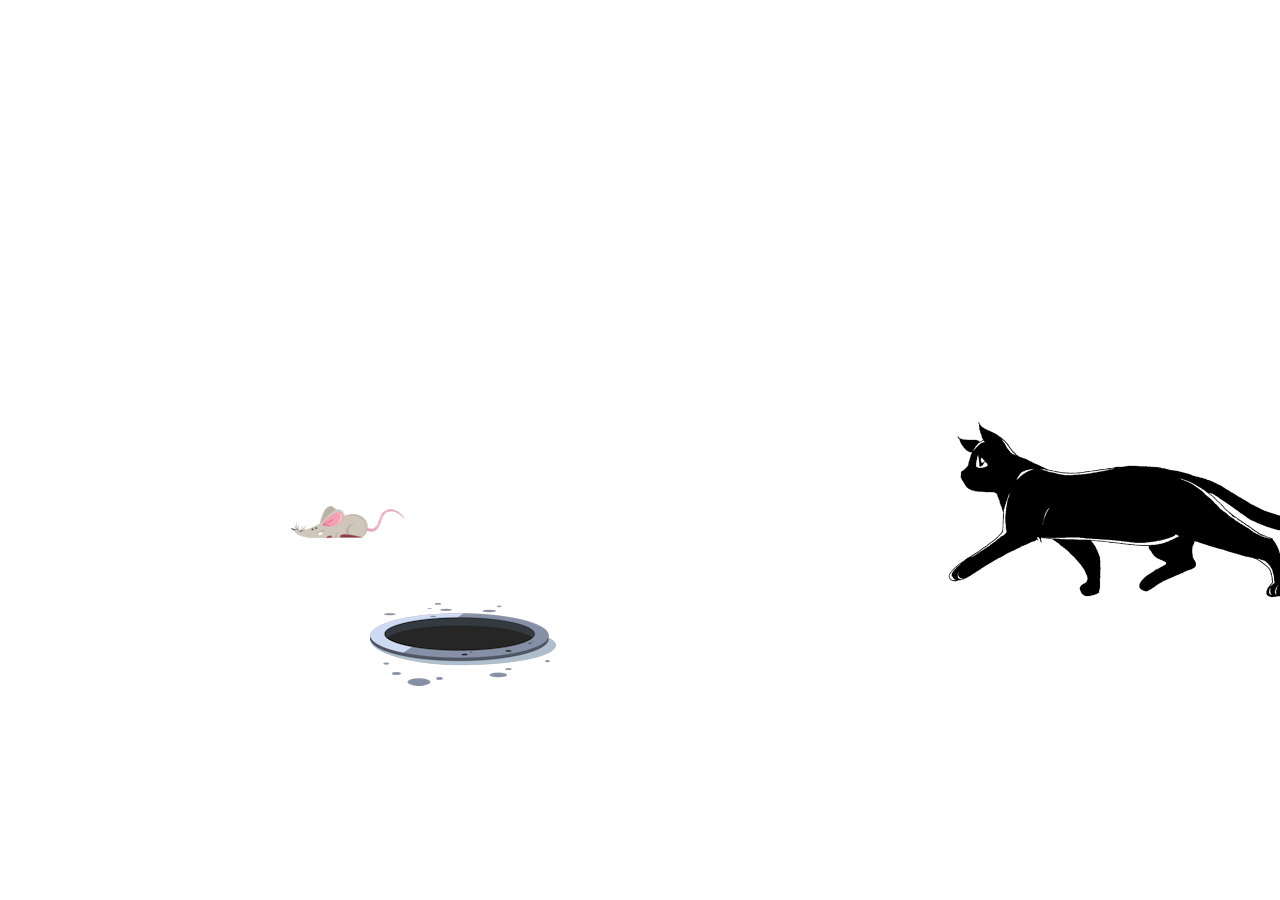
<file: index.html>
<!DOCTYPE html>
<html lang="en">
<head>
    <meta charset="UTF-8">
    <meta name="viewport" content="width=device-width, initial-scale=1.0">
    <meta http-equiv="X-UA-Compatible" content="ie=edge">
    <title>Cat Animation</title>
    <link rel="stylesheet" href="style.css">
</head>
<body>
    <div class="cat"></div>
    <div class="mouse"></div>
    <div class="mouse-home"></div>
</body>
</html>
</file>
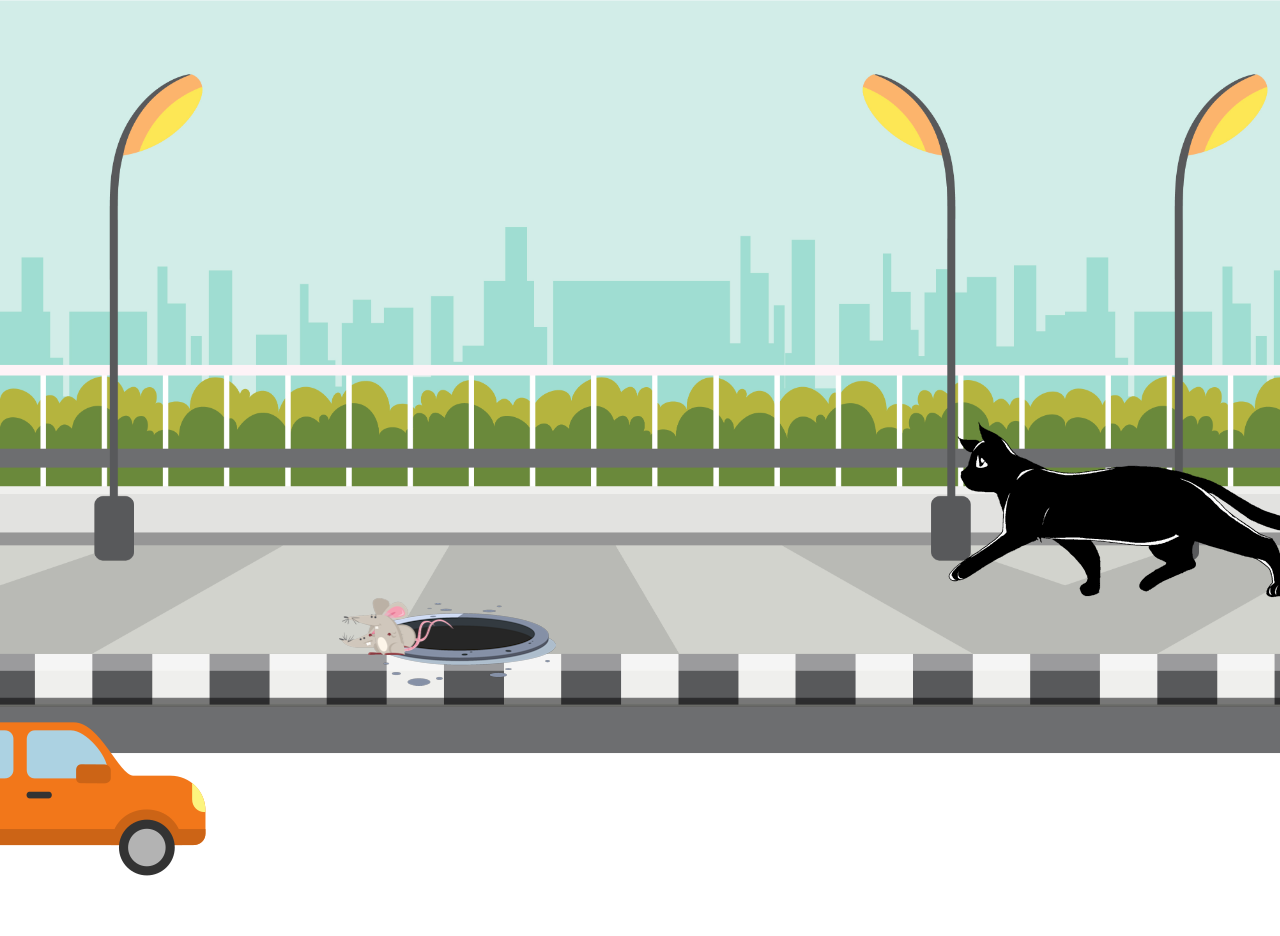
<file: catandmouse.html>
<!DOCTYPE html>
<html lang="en">

<head>
    <meta charset="UTF-8">
    <meta name="viewport" content="width=device-width, initial-scale=1.0">
    <meta http-equiv="X-UA-Compatible" content="ie=edge">
    <title>Cat Animation</title>
    <link rel="stylesheet" href="style-animation.css">
</head>

<body>
    <div class="container"></div>
    <div class="sky"></div>
    <div class="buildings"></div>
    <div class="cat"></div>
    <div class="mouse"></div>
    <div class="scaredmouse"></div>
    <divclass="mousewrap">
        <!-- <div class="mouse1"></div> -->
        <div class="mouse-home">
        <div class="lookoutmouse"></div>
    </div>
        
    </div>
    
    <div class="idlemouse"></div>
    <div class="orangecar"></div>
    <div class="sportscar"></div>
</body>

</html>
</file>
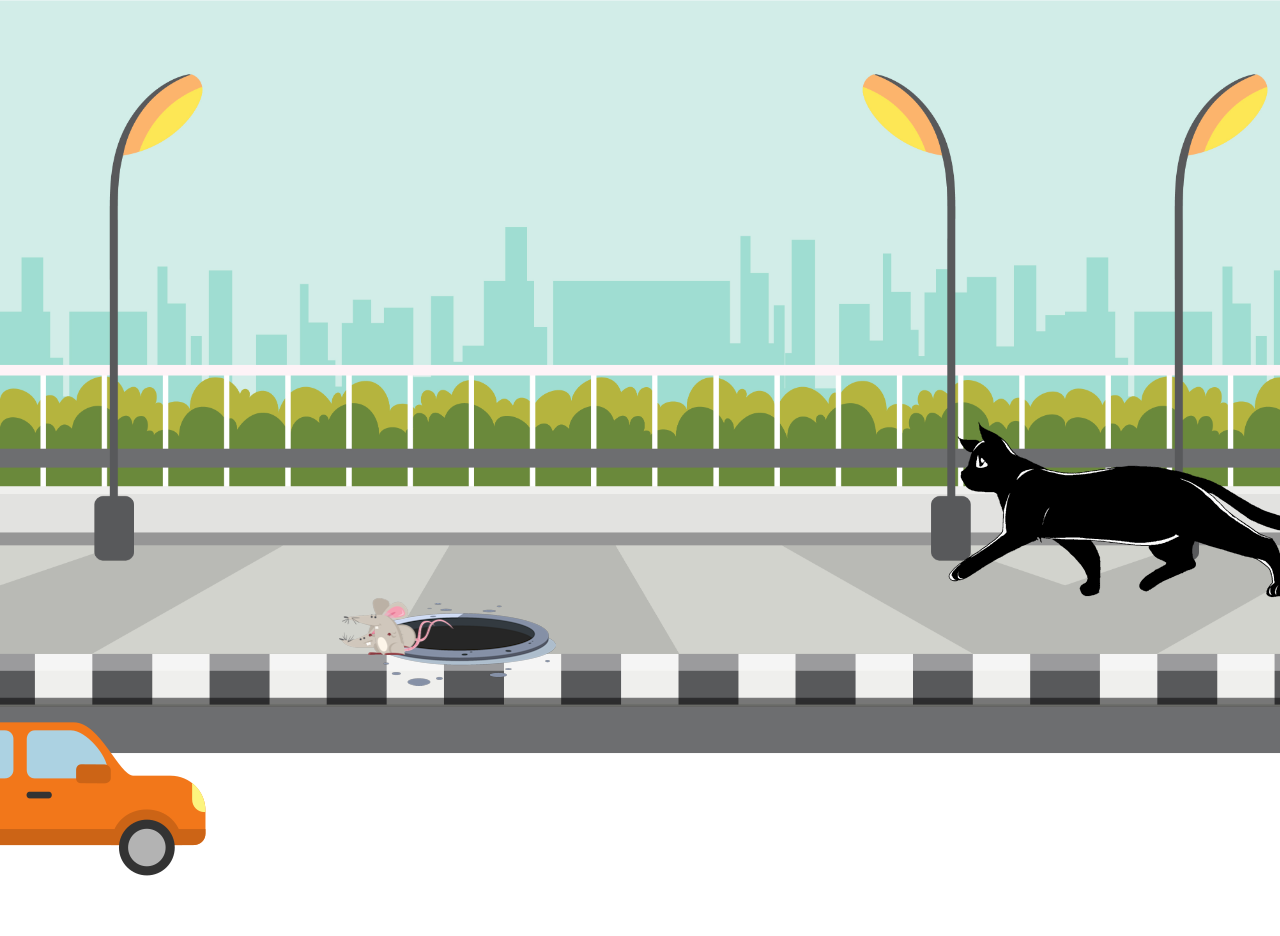
<file: index-animation.html>
<!DOCTYPE html>
<html lang="en">

<head>
    <meta charset="UTF-8">
    <meta name="viewport" content="width=device-width, initial-scale=1.0">
    <meta http-equiv="X-UA-Compatible" content="ie=edge">
    <title>Cat Animation</title>
    <link rel="stylesheet" href="style-animation.css">
</head>

<body>
    <div class="container">
        <div class="cat"></div>
        <div class="mouse"></div>
        <div class="mouse-home"></div>
        <div class="idlemouse"></div>
        <div class="orangecar"></div>
        <div class="sportscar"></div>
    </div>
</body>

</html>
</file>
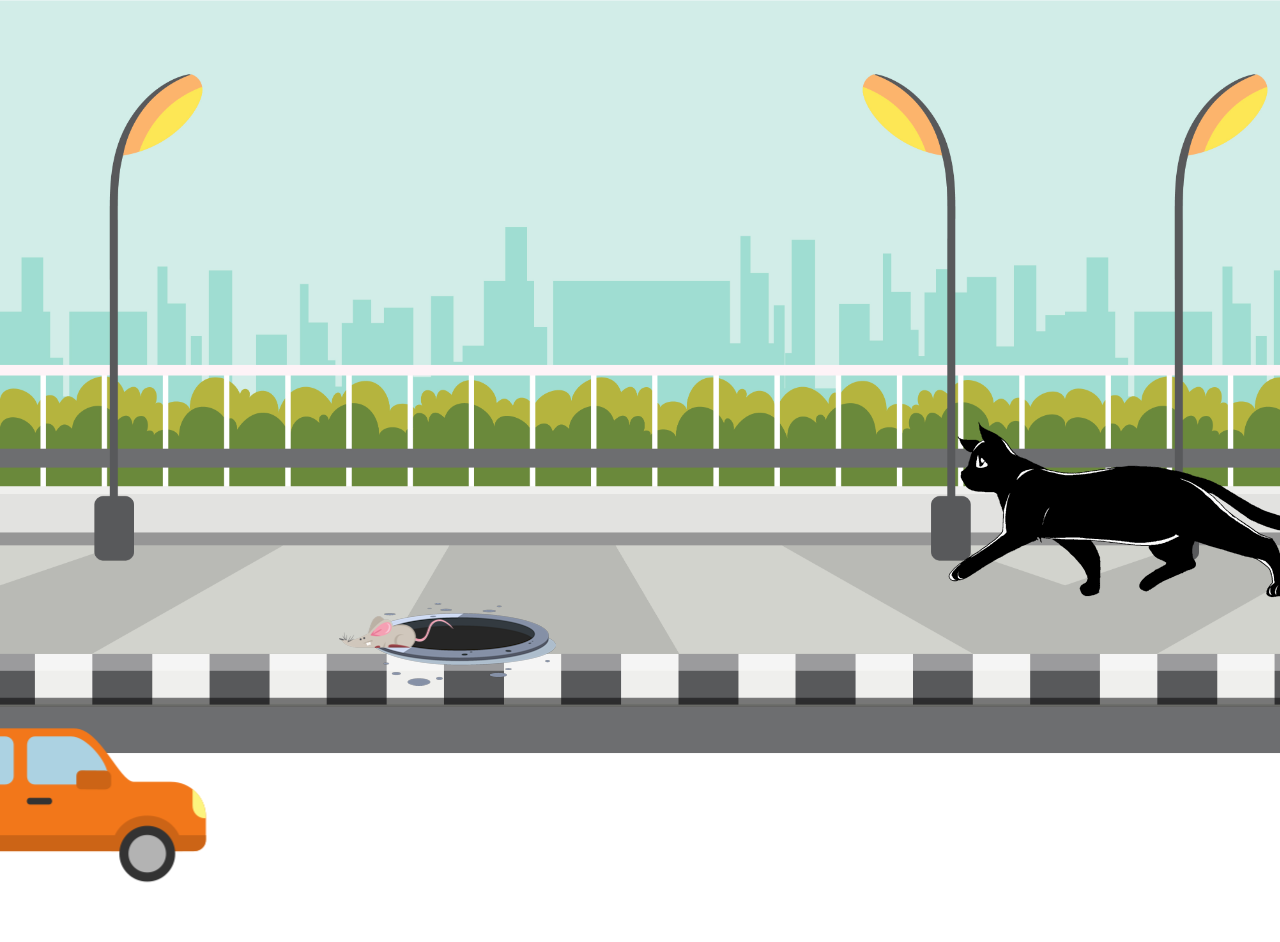
<file: index-draft.html>
<!DOCTYPE html>
<html lang="en">

<head>
    <meta charset="UTF-8">
    <meta name="viewport" content="width=device-width, initial-scale=1.0">
    <meta http-equiv="X-UA-Compatible" content="ie=edge">
    <title>Cat Animation</title>
    <link rel="stylesheet" href="style-draft.css">
</head>

<body>
    <div class="container">
        <div class="cat"></div>
        <div class="mouse"></div>
        <div class="mouse-home"></div>
        <div class="cars"></div>
    </div>
</body>

</html>
</file>
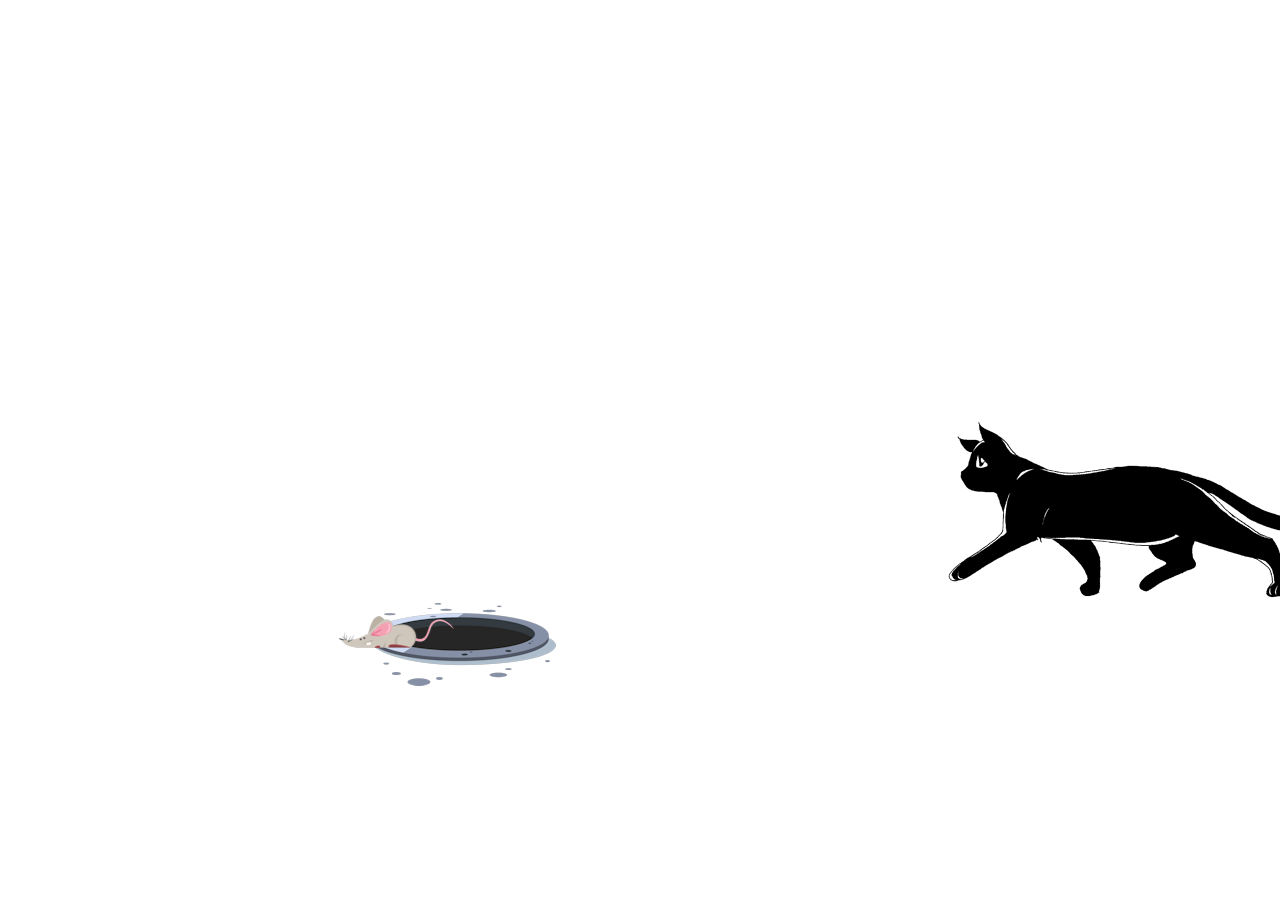
<file: index-test.html>
<!DOCTYPE html>
<html lang="en">
<head>
    <meta charset="UTF-8">
    <meta name="viewport" content="width=device-width, initial-scale=1.0">
    <meta http-equiv="X-UA-Compatible" content="ie=edge">
    <title>Cat Animation</title>
    <link rel="stylesheet" href="style-test.css">
</head>
<body>
    <div class="cat"></div>
    <div class="mouse"></div>
    <div class="mouse-home"></div>
</body>
</html>
</file>
<file: style.css>
.cat{
    background: url("cat_sprite.png") 0 0 no-repeat;
    height: 200px;
    width: 400px;
    overflow: hidden;
    /* 5 represents the number of times you want the walk steps repeated (like a loop for those steps before moving on) */
    animation: walk 1s steps(12) 5, 
    runtrans 1s steps(12) 1 5s,
    run 1s steps(13) infinite 6s,
    move 10s linear infinite;
    top: 46vh;
    left: 72vw;
    position: absolute;
    margin: 0 auto;
}

@keyframes walk {
    0% {
        background-position: 0 0;
    }
    100% {
        background-position: 0 -2400px;
    }

}

@keyframes runtrans {
    0% {
        background-position: -400px 0;
    }
    100% {
        background-position: -400px -2400px;
    }

}

@keyframes run {
    0% {
        background-position: -800px 0;
    }
    100% {
        background-position: -800px -2600px;
    }

}

@keyframes move {
    0% {
        left: 100%;
    }
    100% {
        left: -400px;
    }
}
.mouse-home{
    background: url("mouse-home.png") 0 0 no-repeat;
    height: 95px;
    width: 213px;
    top: 66vh;
    left: 28vw;
    position: absolute;
    margin: 0 auto;
}

.mouse{
    background: url("cute-mouse-sprite.png") 0 0 no-repeat;
    height: 80px;
    width: 126.857px;
    overflow: hidden;
    animation: look 4s steps(6) 1,
    scared 1s steps(1) infinite 25s,
    hide 6s linear infinite;
    top: 52vh;
    left: 22vw;
    position: absolute;
    margin: 0 auto;
}

@keyframes look {
    0% {
        background-position: 0 0;
    }
    100% {
        background-position: -761.142px 0;
    }
}
@keyframes scared {
    0% {
        background-position: -761.142px 0;
    }
    100% {
        background-position: -888px 0;
    }
}
@keyframes hide {
    80% {
        left: 22vw;
    }
    100% {
        left: -400px;
    }
}
</file>
<file: style-animation.css>
body{
    margin: 0;
    padding: 0;
}

.container{
    background-image:url(sidewalk.png);
    background-size: contain;
    height:909px;
    width:1650px;
}

.cat{
    background: url("cat_sprite.png") 0 0 no-repeat;
    height: 200px;
    width: 400px;
    overflow: hidden;
    /* 5 represents the number of times you want the walk steps repeated (like a loop for those steps before moving on) */
    animation: walk 1s steps(12) 5, 
    runtrans 1s steps(12) 1 5s,
    run 1s steps(13) infinite 6s,
    move 10s linear infinite;
    top: 46vh;
    left: 72vw;
    position: absolute;
    margin: 0 auto;
}

@keyframes walk {
    0% {
        background-position: 0 0;
    }
    100% {
        background-position: 0 -2400px;
    }

}

@keyframes runtrans {
    0% {
        background-position: -400px 0;
    }
    100% {
        background-position: -400px -2400px;
    }

}

@keyframes run {
    0% {
        background-position: -800px 0;
    }
    100% {
        background-position: -800px -2600px;
    }

}

@keyframes move {
    0% {
        left: 100%;
    }
    100% {
        left: -400px;
    }
}
.idlemouse{
    background: url("mouse-sprite.png") 0 0 no-repeat;
    height: 80px;
    width: 126.83px;
    overflow: hidden;
    animation: surprise 4s steps(4) 4,
    hanging-out 4s steps(2) 1 20s,
    standing 4s steps(2) infinite;
    top: 65vh;
    left: 26vw;
    position: absolute;
    margin: 0 auto;
    z-index:99;
}

@keyframes surprise {
    0% {
        top: 60vh;
        left: 39vw;
        background-position: 0 0px;
    }
    100% {
        top: 60vh;
        left: 39vw;
        background-position: -507.32px 0px;
    }
}


@keyframes hanging-out {
    0% {
        top: 60vh;
        left: 39vw;
        background-position: -507.32px 0px;
    }
    100% {
        top: 60vh;
        left: 39vw;
        background-position: -761px 0px;
    }
}


@keyframes standing {
    0% {
        top: 60vh;
        left: 39vw;
        background-position: -507.32px 0px;
    }
    100% {
        top: 60vh;
        left: 39vw;
        background-position: -761px 0px;
    }
}


.mouse-home{
    background: url("mouse-home.png") 0 0 no-repeat;
    height: 95px;
    width: 213px;
    top: 66vh;
    left: 28vw;
    position: absolute;
    margin: 0 auto;
    z-index: 3px;
}

.mouse{
    background: url("mouse-row-sprite.png") 0 0 no-repeat;
    height: 80px;
    width: 127.4285px;
    overflow: hidden;
    animation: surface 4s steps(5) 1,
    hide 1s steps(5) 5s,
    look 4s steps(6) 1 9s,
    scared 1s steps(1) 10s,
    speedy 2s linear 12s;
    top: 65vh;
    left: 26vw;
    position: absolute;
    margin: 0 auto;
    z-index:99;
}

@keyframes surface {
    0% {
        top: 63vh;
        left: 29vw;
        background-position: 0 -80px;
    }
    100% {
        top: 63vh;
        left: 29vw;
        background-position: -637.1428px -80px;
    }
}
@keyframes hide {
    0% {
        top: 63vh;
        left: 29vw;
        background-position: 0 -160px;
    }
    100% {
        top: 63vh;
        left: 29vw;
        background-position: -637.1428px -160px;
    }
}
@keyframes look {
    60% {
        background-position: 0 0;
    }
    100% {
        background-position: -764.5713px 0;
    }
}

@keyframes scared {
    60% {
        background-position: -764.5713px 0;
    }
    100% {
        background-position: -892px 0;
    }
}
@keyframes speedy {
    80% {
        left: 26vw;
    }
    100% {
        left: -892px;
    }
}

.orangecar{
    background: url("carstoo.png") 0 0 no-repeat;
    height: 261px;
    width: 531px;
    overflow: hidden;
    /* 5 represents the number of times you want the walk steps repeated (like a loop for those steps before moving on) */
    animation: start 1s steps(4) 1, 
    accelerate 1s steps(4) 1 2s,
    drive 10s linear infinite;
    top: 75vh;
    left: -20vw;
    position: absolute;
    margin: 0 auto;
}

@keyframes start {
    0% {
        background-position: 0 0;
    }
    100% {
        background-position: 0 -1044px;
    }
}

@keyframes accelerate {
    0% {
        background-position: 0 0;
    }
    100% {
        background-position: 0 -1044px;
    }

}

@keyframes drive {
    0% {
        left: 0%;
    }
    100% {
        left: 1400px;
    }
}

.sportscar{
    background: url("carstoo.png") -531px 0 no-repeat;
    height: 261px;
    width: 531px;
    overflow: hidden;
    /* 5 represents the number of times you want the walk steps repeated (like a loop for those steps before moving on) */
    animation: sportsstart 1s steps(4) 1, 
    sportsaccelerate 1s steps(4) 1,
    sportsdrive 15s linear infinite;
    top: 75vh;
    left: -40vw;
    position: absolute;
    margin: 0 auto;
}

@keyframes sportsstart {
    0% {
        background-position: -531px 0;
    }
    100% {
        background-position: -531px -1044px;
    }
}

@keyframes sportsaccelerate {
    0% {
        background-position: -531px 0;
    }
    100% {
        background-position: -531px -1044px;
    }

}

@keyframes sportsdrive {
    0% {
        left: 0%;
    }
    100% {
        left: 1400px;
    }
}
</file>
<file: style-draft.css>
body{
    margin: 0;
    padding: 0;
}

.container{
    background-image:url(sidewalk.png);
    background-size: contain;
    height:909px;
    width:1650px;
}

.cat{
    background: url("cat_sprite.png") 0 0 no-repeat;
    height: 200px;
    width: 400px;
    overflow: hidden;
    /* 5 represents the number of times you want the walk steps repeated (like a loop for those steps before moving on) */
    animation: walk 1s steps(12) 5, 
    runtrans 1s steps(12) 1 5s,
    run 1s steps(13) infinite 6s,
    move 10s linear infinite;
    top: 46vh;
    left: 72vw;
    position: absolute;
    margin: 0 auto;
}

@keyframes walk {
    0% {
        background-position: 0 0;
    }
    100% {
        background-position: 0 -2400px;
    }

}

@keyframes runtrans {
    0% {
        background-position: -400px 0;
    }
    100% {
        background-position: -400px -2400px;
    }

}

@keyframes run {
    0% {
        background-position: -800px 0;
    }
    100% {
        background-position: -800px -2600px;
    }

}

@keyframes move {
    0% {
        left: 100%;
    }
    100% {
        left: -400px;
    }
}
.mouse-home{
    background: url("mouse-home.png") 0 0 no-repeat;
    height: 95px;
    width: 213px;
    top: 66vh;
    left: 28vw;
    position: absolute;
    margin: 0 auto;
    z-index: 3px;
}

.mouse{
    background: url("mouse-row-sprite.png") 0 0 no-repeat;
    height: 80px;
    width: 127.4285px;
    overflow: hidden;
    animation: surface 4s steps(5) 1,
    hide 1s steps(5) 5s,
    look 4s steps(6) 1 9s,
    scared 1s steps(1) 10s,
    speedy 2s linear 12s;
    top: 65vh;
    left: 26vw;
    position: absolute;
    margin: 0 auto;
    z-index:99;
}

@keyframes surface {
    0% {
        top: 63vh;
        left: 29vw;
        background-position: 0 -80px;
    }
    100% {
        top: 63vh;
        left: 29vw;
        background-position: -637.1428px -80px;
    }
}
@keyframes hide {
    0% {
        top: 63vh;
        left: 29vw;
        background-position: 0 -160px;
    }
    100% {
        top: 63vh;
        left: 29vw;
        background-position: -637.1428px -160px;
    }
}
@keyframes look {
    60% {
        background-position: 0 0;
    }
    100% {
        background-position: -764.5713px 0;
    }
}

@keyframes scared {
    60% {
        background-position: -764.5713px 0;
    }
    100% {
        background-position: -892px 0;
    }
}
@keyframes speedy {
    80% {
        left: 26vw;
    }
    100% {
        left: -892px;
    }
}

.cars{
    background: url("car.png") 0 0 no-repeat;
    height: 266.75px;
    width: 533.5px;
    overflow: hidden;
    /* 5 represents the number of times you want the walk steps repeated (like a loop for those steps before moving on) */
    animation: start 1s steps(4) 1, 
    accelerate 1s steps(4) 1 2s,
    drive 10s linear infinite;;
    top: 75vh;
    left: -20vw;
    position: absolute;
    margin: 0 auto;
}

@keyframes start {
    0% {
        background-position: 0 0;
    }
    100% {
        background-position: 0 -1067px;
    }

}

@keyframes accelerate {
    0% {
        background-position: -533.5px 0;
    }
    100% {
        background-position: -1067px -1067px;
    }

}

@keyframes drive {
    0% {
        left: 0%;
    }
    100% {
        left: 1400px;
    }
}
</file>
<file: style-test.css>
.cat{
    background: url("cat_sprite.png") 0 0 no-repeat;
    height: 200px;
    width: 400px;
    overflow: hidden;
    /* 5 represents the number of times you want the walk steps repeated (like a loop for those steps before moving on) */
    animation: walk 1s steps(12) 5, 
    runtrans 1s steps(12) 1 5s,
    run 1s steps(13) infinite 6s,
    move 10s linear infinite;
    top: 46vh;
    left: 72vw;
    position: absolute;
    margin: 0 auto;
}

@keyframes walk {
    0% {
        background-position: 0 0;
    }
    100% {
        background-position: 0 -2400px;
    }

}

@keyframes runtrans {
    0% {
        background-position: -400px 0;
    }
    100% {
        background-position: -400px -2400px;
    }

}

@keyframes run {
    0% {
        background-position: -800px 0;
    }
    100% {
        background-position: -800px -2600px;
    }

}

@keyframes move {
    0% {
        left: 100%;
    }
    100% {
        left: -400px;
    }
}
.mouse-home{
    background: url("mouse-home.png") 0 0 no-repeat;
    height: 95px;
    width: 213px;
    top: 66vh;
    left: 28vw;
    position: absolute;
    margin: 0 auto;
    z-index: 3px;
}

.mouse{
    background: url("mouse-row-sprite.png") 0 0 no-repeat;
    height: 80px;
    width: 126.857px;
    overflow: hidden;
    animation: surface 4s steps(5) 1,
    hide 1s steps(5) 5s,
    resurface 1s steps(5) 5s;
    top: 65vh;
    left: 26vw;
    position: absolute;
    margin: 0 auto;
    z-index:99;
}

@keyframes surface {
    0% {
        top: 63vh;
        left: 29vw;
        background-position: 0 -80px;
    }
    100% {
        top: 63vh;
        left: 29vw;
        background-position: -634.264px -80px;
    }
}
@keyframes hide {
    0% {
        top: 63vh;
        left: 29vw;
        background-position: 0 -160px;
    }
    100% {
        top: 63vh;
        left: 29vw;
        background-position: -634.264px -160px;
    }
}
@keyframes resurface {
    0% {
        top: 63vh;
        left: 29vw;
        background-position: -634.264px -160px;
    }
    100% {
        top: 63vh;
        left: 29vw;
        background-position: 0 -160px;
    }
}
</file>
